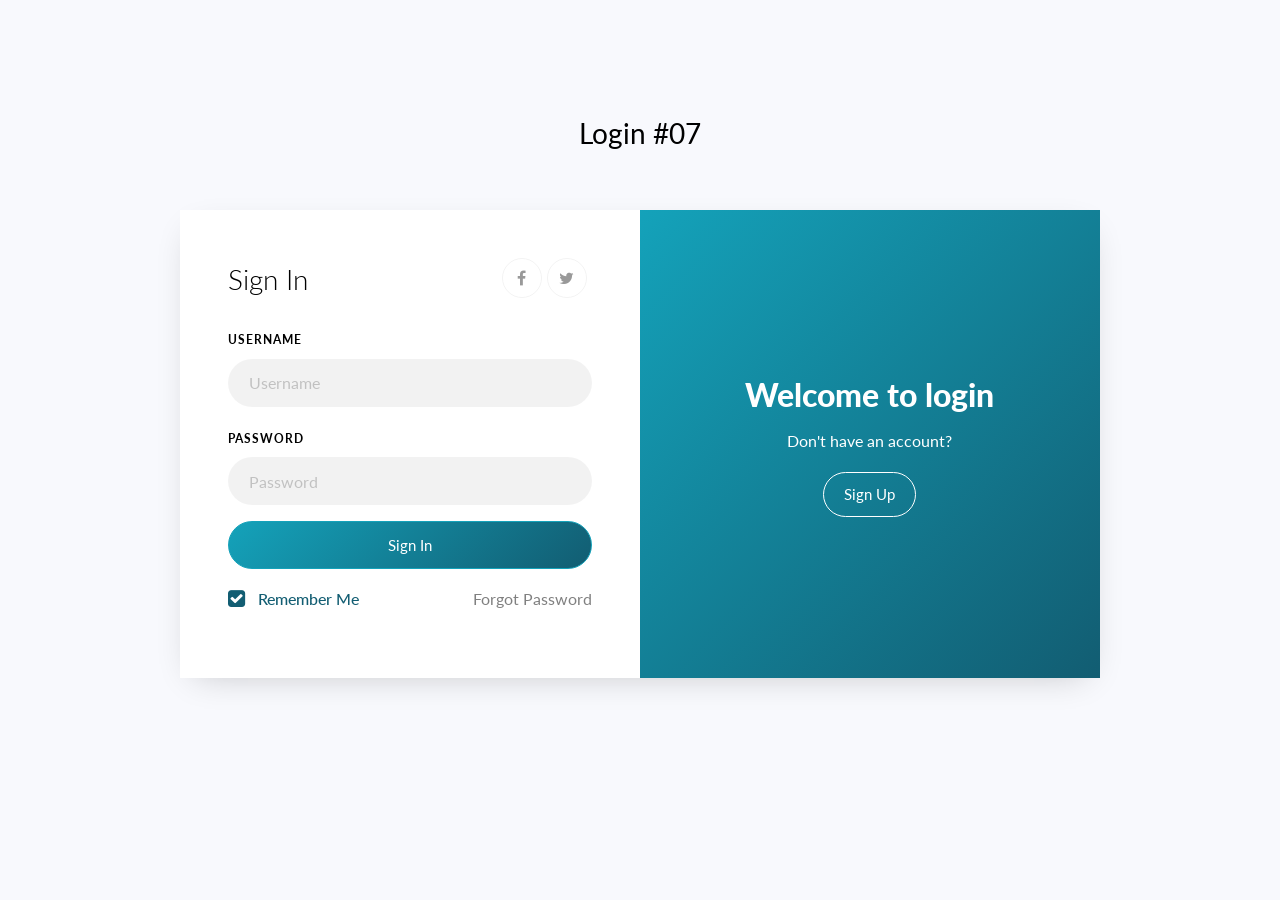
<file: assets/index.html>
<!doctype html>
<html lang="en">
  <head>
  	<title>Login 07</title>
    <meta charset="utf-8">
    <meta name="viewport" content="width=device-width, initial-scale=1, shrink-to-fit=no">

	<link href="https://fonts.googleapis.com/css?family=Lato:300,400,700,900&display=swap" rel="stylesheet">

	<link rel="stylesheet" href="https://stackpath.bootstrapcdn.com/font-awesome/4.7.0/css/font-awesome.min.css">
	
	<link rel="stylesheet" href="css/style.css">

	</head>
	<body>
	<section class="ftco-section">
		<div class="container">
			<div class="row justify-content-center">
				<div class="col-md-6 text-center mb-5">
					<h2 class="heading-section">Login #07</h2>
				</div>
			</div>
			<div class="row justify-content-center">
				<div class="col-md-12 col-lg-10">
					<div class="wrap d-md-flex">
						<div class="text-wrap p-4 p-lg-5 text-center d-flex align-items-center order-md-last">
							<div class="text w-100">
								<h2>Welcome to login</h2>
								<p>Don't have an account?</p>
								<a href="#" class="btn btn-white btn-outline-white">Sign Up</a>
							</div>
			      </div>
						<div class="login-wrap p-4 p-lg-5">
			      	<div class="d-flex">
			      		<div class="w-100">
			      			<h3 class="mb-4">Sign In</h3>
			      		</div>
								<div class="w-100">
									<p class="social-media d-flex justify-content-end">
										<a href="#" class="social-icon d-flex align-items-center justify-content-center"><span class="fa fa-facebook"></span></a>
										<a href="#" class="social-icon d-flex align-items-center justify-content-center"><span class="fa fa-twitter"></span></a>
									</p>
								</div>
			      	</div>
							<form action="#" class="signin-form">
			      		<div class="form-group mb-3">
			      			<label class="label" for="name">Username</label>
			      			<input type="text" class="form-control" placeholder="Username" required>
			      		</div>
		            <div class="form-group mb-3">
		            	<label class="label" for="password">Password</label>
		              <input type="password" class="form-control" placeholder="Password" required>
		            </div>
		            <div class="form-group">
		            	<button type="submit" class="form-control btn btn-primary submit px-3">Sign In</button>
		            </div>
		            <div class="form-group d-md-flex">
		            	<div class="w-50 text-left">
			            	<label class="checkbox-wrap checkbox-primary mb-0">Remember Me
									  <input type="checkbox" checked>
									  <span class="checkmark"></span>
										</label>
									</div>
									<div class="w-50 text-md-right">
										<a href="#">Forgot Password</a>
									</div>
		            </div>
		          </form>
		        </div>
		      </div>
				</div>
			</div>
		</div>
	</section>

	<script src="js/jquery.min.js"></script>
  <script src="js/popper.js"></script>
  <script src="js/bootstrap.min.js"></script>
  <script src="js/main.js"></script>

	</body>
</html>
</file>
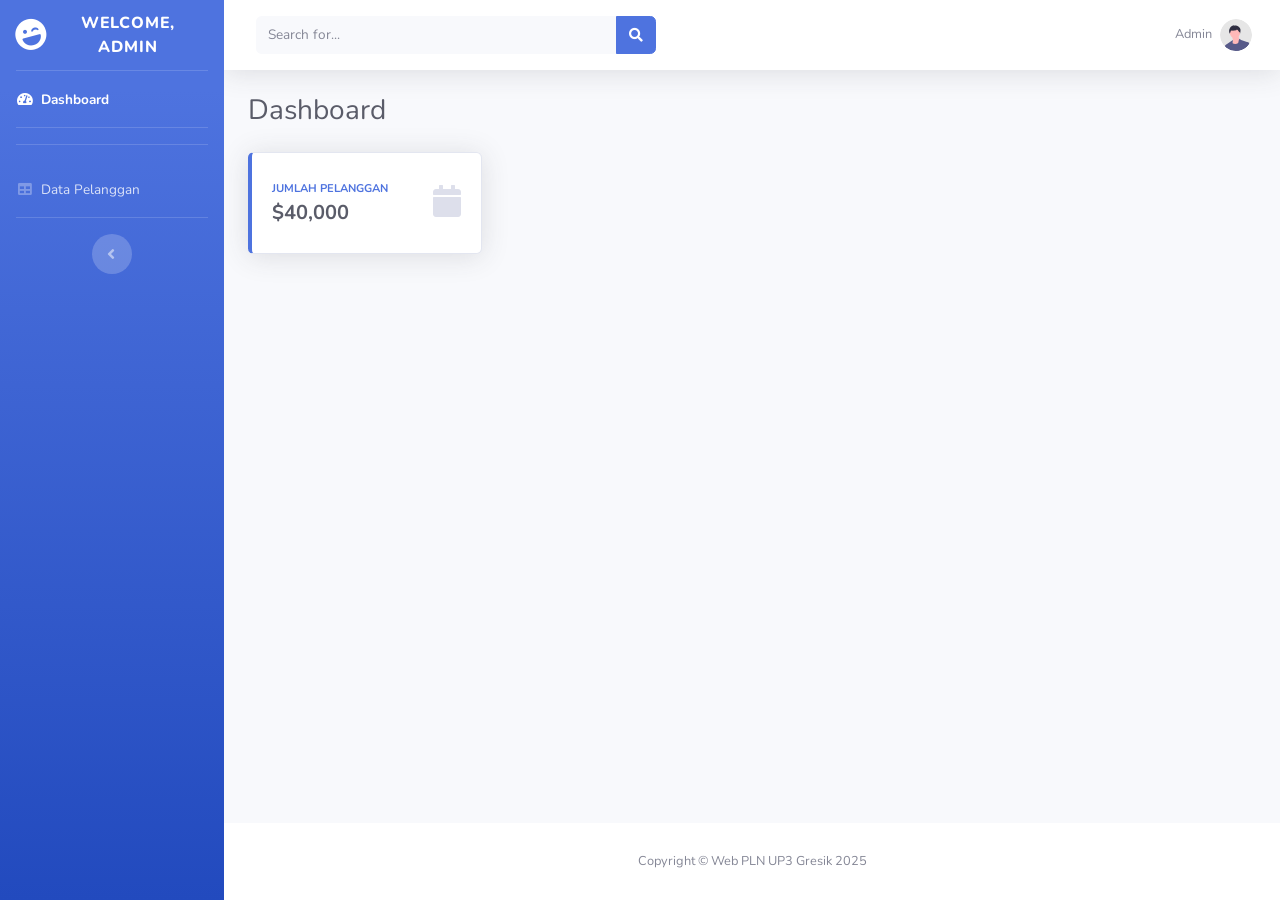
<file: views/dashboard/template/index.html>
<!DOCTYPE html>
<html lang="en">

<head>

    <meta charset="utf-8">
    <meta http-equiv="X-UA-Compatible" content="IE=edge">
    <meta name="viewport" content="width=device-width, initial-scale=1, shrink-to-fit=no">
    <meta name="description" content="">
    <meta name="author" content="">

    <title>SB Admin 2 - Dashboard</title>

    <!-- Custom fonts for this template-->
    <link href="vendor/fontawesome-free/css/all.min.css" rel="stylesheet" type="text/css">
    <link
        href="https://fonts.googleapis.com/css?family=Nunito:200,200i,300,300i,400,400i,600,600i,700,700i,800,800i,900,900i"
        rel="stylesheet">

    <!-- Custom styles for this template-->
    <link href="css/sb-admin-2.min.css" rel="stylesheet">

</head>

<body id="page-top">

    <!-- Page Wrapper -->
    <div id="wrapper">

        <!-- Sidebar -->
        <ul class="navbar-nav bg-gradient-primary sidebar sidebar-dark accordion" id="accordionSidebar">

            <!-- Sidebar - Brand -->
            <a class="sidebar-brand d-flex align-items-center justify-content-center" href="index.html">
                <div class="sidebar-brand-icon rotate-n-15">
                    <i class="fas fa-laugh-wink"></i>
                </div>
                <div class="sidebar-brand-text mx-3">Welcome, Admin<sup></sup></div>
            </a>

            <!-- Divider -->
            <hr class="sidebar-divider my-0">

            <!-- Nav Item - Dashboard -->
            <li class="nav-item active">
                <a class="nav-link" href="index.html">
                    <i class="fas fa-fw fa-tachometer-alt"></i>
                    <span>Dashboard</span></a>
            </li>

            <!-- Divider -->
            <hr class="sidebar-divider">


            <!-- Divider -->
            <hr class="sidebar-divider">


            <!-- Nav Item - Tables -->
            <li class="nav-item">
                <a class="nav-link" href="tables.html">
                    <i class="fas fa-fw fa-table"></i>
                    <span>Data Pelanggan</span></a>
            </li>

            <!-- Divider -->
            <hr class="sidebar-divider d-none d-md-block">

            <!-- Sidebar Toggler (Sidebar) -->
            <div class="text-center d-none d-md-inline">
                <button class="rounded-circle border-0" id="sidebarToggle"></button>
            </div>


        </ul>
        <!-- End of Sidebar -->

        <!-- Content Wrapper -->
        <div id="content-wrapper" class="d-flex flex-column">

            <!-- Main Content -->
            <div id="content">

                <!-- Topbar -->
                <nav class="navbar navbar-expand navbar-light bg-white topbar mb-4 static-top shadow">

                    <!-- Sidebar Toggle (Topbar) -->
                    <button id="sidebarToggleTop" class="btn btn-link d-md-none rounded-circle mr-3">
                        <i class="fa fa-bars"></i>
                    </button>

                    <!-- Topbar Search -->
                    <form
                        class="d-none d-sm-inline-block form-inline mr-auto ml-md-3 my-2 my-md-0 mw-100 navbar-search">
                        <div class="input-group">
                            <input type="text" class="form-control bg-light border-0 small" placeholder="Search for..."
                                aria-label="Search" aria-describedby="basic-addon2">
                            <div class="input-group-append">
                                <button class="btn btn-primary" type="button">
                                    <i class="fas fa-search fa-sm"></i>
                                </button>
                            </div>
                        </div>
                    </form>

                    <!-- Topbar Navbar -->
                    <ul class="navbar-nav ml-auto">

                        <!-- Nav Item - Search Dropdown (Visible Only XS) -->
                        <li class="nav-item dropdown no-arrow d-sm-none">
                            <a class="nav-link dropdown-toggle" href="#" id="searchDropdown" role="button"
                                data-toggle="dropdown" aria-haspopup="true" aria-expanded="false">
                                <i class="fas fa-search fa-fw"></i>
                            </a>
                            <!-- Dropdown - Messages -->
                            <div class="dropdown-menu dropdown-menu-right p-3 shadow animated--grow-in"
                                aria-labelledby="searchDropdown">
                                <form class="form-inline mr-auto w-100 navbar-search">
                                    <div class="input-group">
                                        <input type="text" class="form-control bg-light border-0 small"
                                            placeholder="Cari Nama/IDPEL..." aria-label="Search"
                                            aria-describedby="basic-addon2">
                                        <div class="input-group-append">
                                            <button class="btn btn-primary" type="button">
                                                <i class="fas fa-search fa-sm"></i>
                                            </button>
                                        </div>
                                    </div>
                                </form>
                            </div>
                        </li>

                        
                        <!-- Nav Item - User Information -->
                        <li class="nav-item dropdown no-arrow">
                            <a class="nav-link dropdown-toggle" href="#" id="userDropdown" role="button"
                                data-toggle="dropdown" aria-haspopup="true" aria-expanded="false">
                                <span class="mr-2 d-none d-lg-inline text-gray-600 small">Admin</span>
                                <img class="img-profile rounded-circle"
                                    src="img/undraw_profile.svg">
                            </a>
                            <!-- Dropdown - User Information -->
                            <div class="dropdown-menu dropdown-menu-right shadow animated--grow-in"
                                aria-labelledby="userDropdown">
                                <a class="dropdown-item" href="#">
                                    <i class="fas fa-user fa-sm fa-fw mr-2 text-gray-400"></i>
                                    Profile
                                </a>
                                <div class="dropdown-divider"></div>
                                <a class="dropdown-item" href="#" data-toggle="modal" data-target="#logoutModal">
                                    <i class="fas fa-sign-out-alt fa-sm fa-fw mr-2 text-gray-400"></i>
                                    Logout
                                </a>
                            </div>
                        </li>

                    </ul>

                </nav>
                <!-- End of Topbar -->

                <!-- Begin Page Content -->
                <div class="container-fluid">

                    <!-- Page Heading -->
                    <div class="d-sm-flex align-items-center justify-content-between mb-4">
                        <h1 class="h3 mb-0 text-gray-800">Dashboard</h1>
                        
                    </div>

                    <!-- Content Row -->
                    <div class="row">

                        <!-- Earnings (Monthly) Card Example -->
                        <div class="col-xl-3 col-md-6 mb-4">
                            <div class="card border-left-primary shadow h-100 py-2">
                                <div class="card-body">
                                    <div class="row no-gutters align-items-center">
                                        <div class="col mr-2">
                                            <div class="text-xs font-weight-bold text-primary text-uppercase mb-1">
                                                Jumlah Pelanggan</div>
                                            <div class="h5 mb-0 font-weight-bold text-gray-800">$40,000</div>
                                        </div>
                                        <div class="col-auto">
                                            <i class="fas fa-calendar fa-2x text-gray-300"></i>
                                        </div>
                                    </div>
                                </div>
                            </div>
                        </div>
                    </div>
                </div>
                <!-- /.container-fluid -->

            </div>
            <!-- End of Main Content -->

            <!-- Footer -->
            <footer class="sticky-footer bg-white">
                <div class="container my-auto">
                    <div class="copyright text-center my-auto">
                        <span>Copyright &copy; Web PLN UP3 Gresik 2025</span>
                    </div>
                </div>
            </footer>
            <!-- End of Footer -->

        </div>
        <!-- End of Content Wrapper -->

    </div>
    <!-- End of Page Wrapper -->

    <!-- Scroll to Top Button-->
    <a class="scroll-to-top rounded" href="#page-top">
        <i class="fas fa-angle-up"></i>
    </a>

    <!-- Logout Modal-->
    <div class="modal fade" id="logoutModal" tabindex="-1" role="dialog" aria-labelledby="exampleModalLabel"
        aria-hidden="true">
        <div class="modal-dialog" role="document">
            <div class="modal-content">
                <div class="modal-header">
                    <h5 class="modal-title" id="exampleModalLabel">Ready to Leave?</h5>
                    <button class="close" type="button" data-dismiss="modal" aria-label="Close">
                        <span aria-hidden="true">×</span>
                    </button>
                </div>
                <div class="modal-body">Select "Logout" below if you are ready to end your current session.</div>
                <div class="modal-footer">
                    <button class="btn btn-secondary" type="button" data-dismiss="modal">Cancel</button>
                    <a class="btn btn-primary" href="login.html">Logout</a>
                </div>
            </div>
        </div>
    </div>

    <!-- Bootstrap core JavaScript-->
    <script src="vendor/jquery/jquery.min.js"></script>
    <script src="vendor/bootstrap/js/bootstrap.bundle.min.js"></script>

    <!-- Core plugin JavaScript-->
    <script src="vendor/jquery-easing/jquery.easing.min.js"></script>


    <!-- Page level plugins -->
    <script src="vendor/chart.js/Chart.min.js"></script>

    <!-- Page level custom scripts -->
    <script src="js/demo/chart-area-demo.js"></script>
    <script src="js/demo/chart-pie-demo.js"></script>

</body>

</html>
</file>
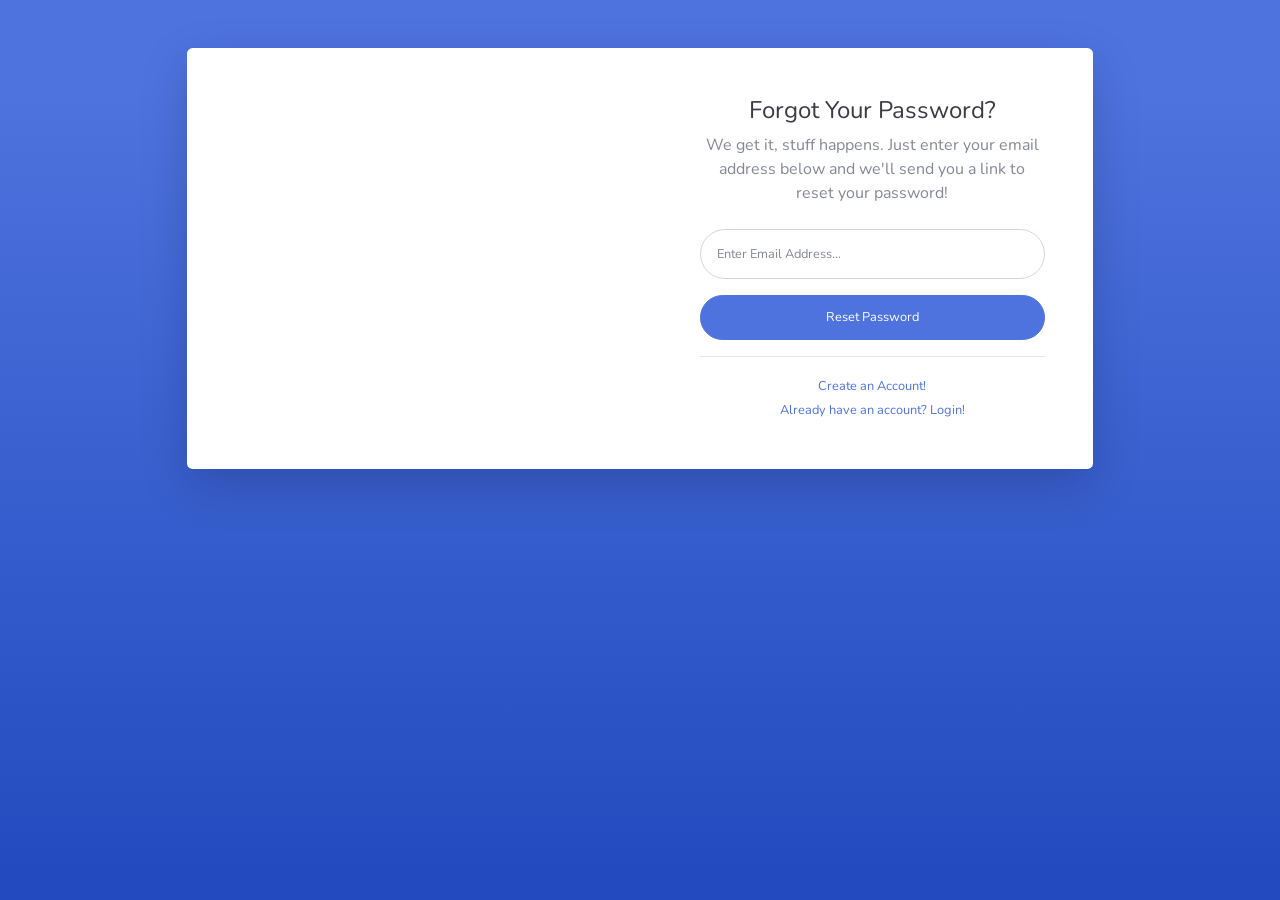
<file: views/dashboard/template/forgot-password.html>
<!DOCTYPE html>
<html lang="en">

<head>

    <meta charset="utf-8">
    <meta http-equiv="X-UA-Compatible" content="IE=edge">
    <meta name="viewport" content="width=device-width, initial-scale=1, shrink-to-fit=no">
    <meta name="description" content="">
    <meta name="author" content="">

    <title>SB Admin 2 - Forgot Password</title>

    <!-- Custom fonts for this template-->
    <link href="vendor/fontawesome-free/css/all.min.css" rel="stylesheet" type="text/css">
    <link
        href="https://fonts.googleapis.com/css?family=Nunito:200,200i,300,300i,400,400i,600,600i,700,700i,800,800i,900,900i"
        rel="stylesheet">

    <!-- Custom styles for this template-->
    <link href="css/sb-admin-2.min.css" rel="stylesheet">

</head>

<body class="bg-gradient-primary">

    <div class="container">

        <!-- Outer Row -->
        <div class="row justify-content-center">

            <div class="col-xl-10 col-lg-12 col-md-9">

                <div class="card o-hidden border-0 shadow-lg my-5">
                    <div class="card-body p-0">
                        <!-- Nested Row within Card Body -->
                        <div class="row">
                            <div class="col-lg-6 d-none d-lg-block bg-password-image"></div>
                            <div class="col-lg-6">
                                <div class="p-5">
                                    <div class="text-center">
                                        <h1 class="h4 text-gray-900 mb-2">Forgot Your Password?</h1>
                                        <p class="mb-4">We get it, stuff happens. Just enter your email address below
                                            and we'll send you a link to reset your password!</p>
                                    </div>
                                    <form class="user">
                                        <div class="form-group">
                                            <input type="email" class="form-control form-control-user"
                                                id="exampleInputEmail" aria-describedby="emailHelp"
                                                placeholder="Enter Email Address...">
                                        </div>
                                        <a href="login.html" class="btn btn-primary btn-user btn-block">
                                            Reset Password
                                        </a>
                                    </form>
                                    <hr>
                                    <div class="text-center">
                                        <a class="small" href="register.html">Create an Account!</a>
                                    </div>
                                    <div class="text-center">
                                        <a class="small" href="login.html">Already have an account? Login!</a>
                                    </div>
                                </div>
                            </div>
                        </div>
                    </div>
                </div>

            </div>

        </div>

    </div>

    <!-- Bootstrap core JavaScript-->
    <script src="vendor/jquery/jquery.min.js"></script>
    <script src="vendor/bootstrap/js/bootstrap.bundle.min.js"></script>

    <!-- Core plugin JavaScript-->
    <script src="vendor/jquery-easing/jquery.easing.min.js"></script>

    <!-- Custom scripts for all pages-->
    <script src="js/sb-admin-2.min.js"></script>

</body>

</html>
</file>
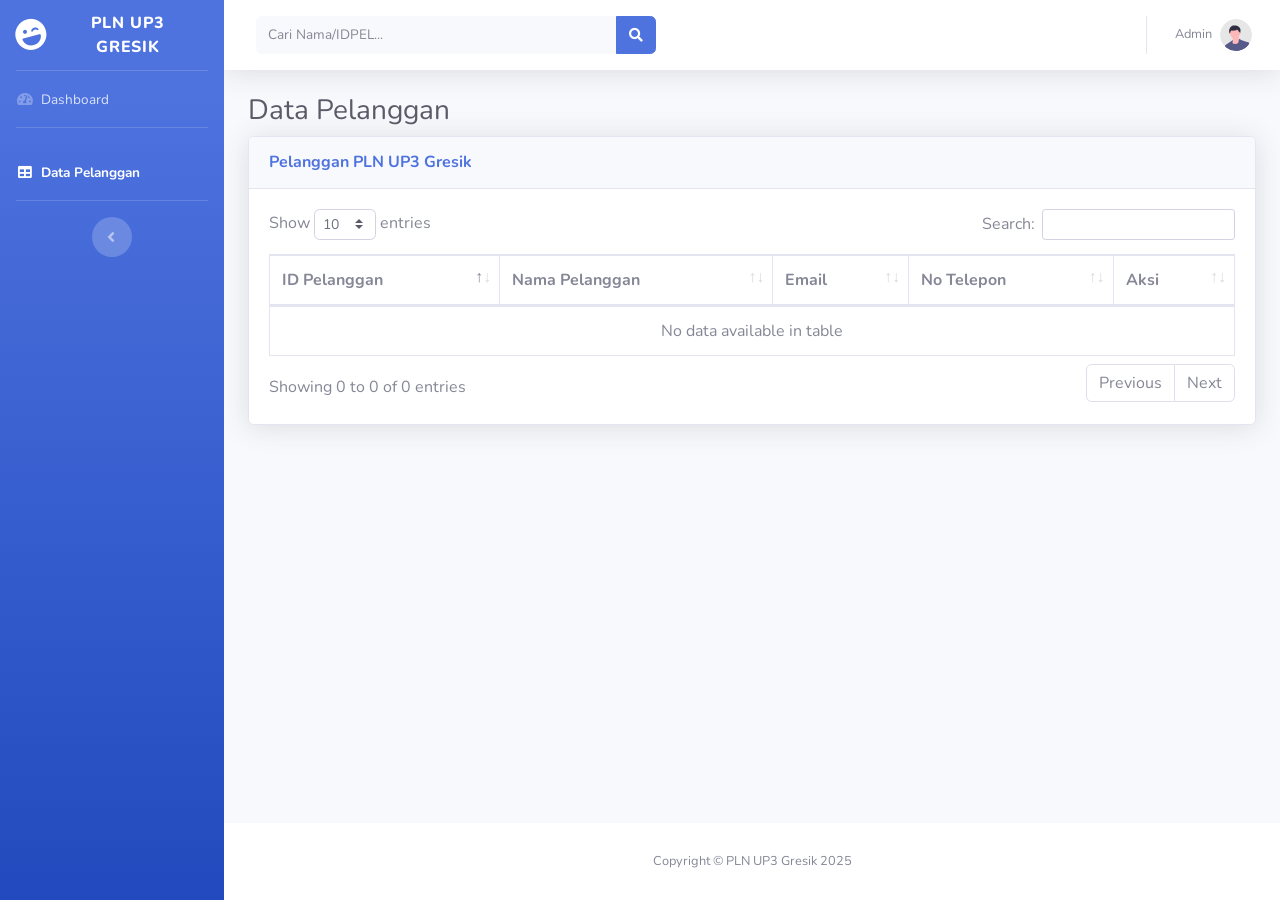
<file: views/dashboard/template/tables.html>
<!DOCTYPE html>
<html lang="en">

<head>

    <meta charset="utf-8">
    <meta http-equiv="X-UA-Compatible" content="IE=edge">
    <meta name="viewport" content="width=device-width, initial-scale=1, shrink-to-fit=no">
    <meta name="description" content="">
    <meta name="author" content="">

    <title>PLN UP3 Gresik - Data Pelanggan</title>

    <!-- Custom fonts for this template -->
    <link href="vendor/fontawesome-free/css/all.min.css" rel="stylesheet" type="text/css">
    <link
        href="https://fonts.googleapis.com/css?family=Nunito:200,200i,300,300i,400,400i,600,600i,700,700i,800,800i,900,900i"
        rel="stylesheet">

    <!-- Custom styles for this template -->
    <link href="css/sb-admin-2.min.css" rel="stylesheet">

    <!-- Custom styles for this page -->
    <link href="vendor/datatables/dataTables.bootstrap4.min.css" rel="stylesheet">

</head>

<body id="page-top">

    <!-- Page Wrapper -->
    <div id="wrapper">

        <!-- Sidebar -->
        <ul class="navbar-nav bg-gradient-primary sidebar sidebar-dark accordion" id="accordionSidebar">

            <!-- Sidebar - Brand -->
            <a class="sidebar-brand d-flex align-items-center justify-content-center" href="index.html">
                <div class="sidebar-brand-icon rotate-n-15">
                    <i class="fas fa-laugh-wink"></i>
                </div>
                <div class="sidebar-brand-text mx-3">PLN UP3 Gresik</div>
            </a>

            <!-- Divider -->
            <hr class="sidebar-divider my-0">

            <!-- Nav Item - Dashboard -->
            <li class="nav-item">
                <a class="nav-link" href="index.html">
                    <i class="fas fa-fw fa-tachometer-alt"></i>
                    <span>Dashboard</span></a>
            </li>

            <!-- Divider -->
            <hr class="sidebar-divider">


        
            
            <!-- Nav Item - Dat Pelanggan -->
            <li class="nav-item active">
                <a class="nav-link" href="tables.html">
                    <i class="fas fa-fw fa-table"></i>
                    <span>Data Pelanggan</span></a>
            </li>

            <!-- Divider -->
            <hr class="sidebar-divider d-none d-md-block">

            <!-- Sidebar Toggler (Sidebar) -->
            <div class="text-center d-none d-md-inline">
                <button class="rounded-circle border-0" id="sidebarToggle"></button>
            </div>

        </ul>
        <!-- End of Sidebar -->

        <!-- Content Wrapper -->
        <div id="content-wrapper" class="d-flex flex-column">

            <!-- Main Content -->
            <div id="content">

                <!-- Topbar -->
                <nav class="navbar navbar-expand navbar-light bg-white topbar mb-4 static-top shadow">

                    <!-- Sidebar Toggle (Topbar) -->
                    <form class="form-inline">
                        <button id="sidebarToggleTop" class="btn btn-link d-md-none rounded-circle mr-3">
                            <i class="fa fa-bars"></i>
                        </button>
                    </form>

                    <!-- Topbar Search -->
                    <form
                        class="d-none d-sm-inline-block form-inline mr-auto ml-md-3 my-2 my-md-0 mw-100 navbar-search">
                        <div class="input-group">
                            <input type="text" class="form-control bg-light border-0 small" placeholder="Cari Nama/IDPEL..."
                                aria-label="Search" aria-describedby="basic-addon2">
                            <div class="input-group-append">
                                <button class="btn btn-primary" type="button">
                                    <i class="fas fa-search fa-sm"></i>
                                </button>
                            </div>
                        </div>
                    </form>

                    <!-- Topbar Navbar -->
                    <ul class="navbar-nav ml-auto">

                        <!-- Nav Item - Search Dropdown (Visible Only XS) -->
                        <li class="nav-item dropdown no-arrow d-sm-none">
                            <a class="nav-link dropdown-toggle" href="#" id="searchDropdown" role="button"
                                data-toggle="dropdown" aria-haspopup="true" aria-expanded="false">
                                <i class="fas fa-search fa-fw"></i>
                            </a>
                            <!-- Dropdown - Messages -->
                            <div class="dropdown-menu dropdown-menu-right p-3 shadow animated--grow-in"
                                aria-labelledby="searchDropdown">
                                <form class="form-inline mr-auto w-100 navbar-search">
                                    <div class="input-group">
                                        <input type="text" class="form-control bg-light border-0 small"
                                            placeholder="Search for..." aria-label="Search"
                                            aria-describedby="basic-addon2">
                                        <div class="input-group-append">
                                            <button class="btn btn-primary" type="button">
                                                <i class="fas fa-search fa-sm"></i>
                                            </button>
                                        </div>
                                    </div>
                                </form>
                            </div>
                        </li>

                        <div class="topbar-divider d-none d-sm-block"></div>

                        <!-- Nav Item - User Information -->
                        <li class="nav-item dropdown no-arrow">
                            <a class="nav-link dropdown-toggle" href="#" id="userDropdown" role="button"
                                data-toggle="dropdown" aria-haspopup="true" aria-expanded="false">
                                <span class="mr-2 d-none d-lg-inline text-gray-600 small">Admin</span>
                                <img class="img-profile rounded-circle"
                                    src="img/undraw_profile.svg">
                            </a>
                            <!-- Dropdown - User Information -->
                            <div class="dropdown-menu dropdown-menu-right shadow animated--grow-in"
                                aria-labelledby="userDropdown">
                                <a class="dropdown-item" href="#">
                                    <i class="fas fa-user fa-sm fa-fw mr-2 text-gray-400"></i>
                                    Profile
                                </a>
                                <div class="dropdown-divider"></div>
                                <a class="dropdown-item" href="#" data-toggle="modal" data-target="#logoutModal">
                                    <i class="fas fa-sign-out-alt fa-sm fa-fw mr-2 text-gray-400"></i>
                                    Logout
                                </a>
                            </div>
                        </li>

                    </ul>

                </nav>
                <!-- End of Topbar -->

                <!-- Begin Page Content -->
                <div class="container-fluid">

                    <!-- Page Heading -->
                    <h1 class="h3 mb-2 text-gray-800">Data Pelanggan</h1>

                    <!-- DataTales Example -->
                    <div class="card shadow mb-4">
                        <div class="card-header py-3">
                            <h6 class="m-0 font-weight-bold text-primary">Pelanggan PLN UP3 Gresik</h6>
                        </div>
                        <div class="card-body">
                            <div class="table-responsive">
                                <table class="table table-bordered" id="dataTable" width="100%" cellspacing="0">
                                    <thead>
                                        <tr>
                                            <th>ID Pelanggan</th>
                                            <th>Nama Pelanggan</th>
                                            <th>Email</th>
                                            <th>No Telepon</th>
                                            <th>Aksi</th>
                                        </tr>
                                    </thead>
                                    </tbody>
                                </table>
                            </div>
                        </div>
                    </div>

                </div>
                <!-- /.container-fluid -->

            </div>
            <!-- End of Main Content -->

            <!-- Footer -->
            <footer class="sticky-footer bg-white">
                <div class="container my-auto">
                    <div class="copyright text-center my-auto">
                        <span>Copyright &copy; PLN UP3 Gresik 2025</span>
                    </div>
                </div>
            </footer>
            <!-- End of Footer -->

        </div>
        <!-- End of Content Wrapper -->

    </div>
    <!-- End of Page Wrapper -->

    <!-- Scroll to Top Button-->
    <a class="scroll-to-top rounded" href="#page-top">
        <i class="fas fa-angle-up"></i>
    </a>

    <!-- Logout Modal-->
    <div class="modal fade" id="logoutModal" tabindex="-1" role="dialog" aria-labelledby="exampleModalLabel"
        aria-hidden="true">
        <div class="modal-dialog" role="document">
            <div class="modal-content">
                <div class="modal-header">
                    <h5 class="modal-title" id="exampleModalLabel">Ready to Leave?</h5>
                    <button class="close" type="button" data-dismiss="modal" aria-label="Close">
                        <span aria-hidden="true">×</span>
                    </button>
                </div>
                <div class="modal-body">Select "Logout" below if you are ready to end your current session.</div>
                <div class="modal-footer">
                    <button class="btn btn-secondary" type="button" data-dismiss="modal">Cancel</button>
                    <a class="btn btn-primary" href="login.html">Logout</a>
                </div>
            </div>
        </div>
    </div>

    <!-- Bootstrap core JavaScript-->
    <script src="vendor/jquery/jquery.min.js"></script>
    <script src="vendor/bootstrap/js/bootstrap.bundle.min.js"></script>

    <!-- Core plugin JavaScript-->
    <script src="vendor/jquery-easing/jquery.easing.min.js"></script>

    <!-- Custom scripts for all pages-->
    <script src="js/sb-admin-2.min.js"></script>

    <!-- Page level plugins -->
    <script src="vendor/datatables/jquery.dataTables.min.js"></script>
    <script src="vendor/datatables/dataTables.bootstrap4.min.js"></script>

    <!-- Page level custom scripts -->
    <script src="js/demo/datatables-demo.js"></script>

</body>

</html>
</file>
